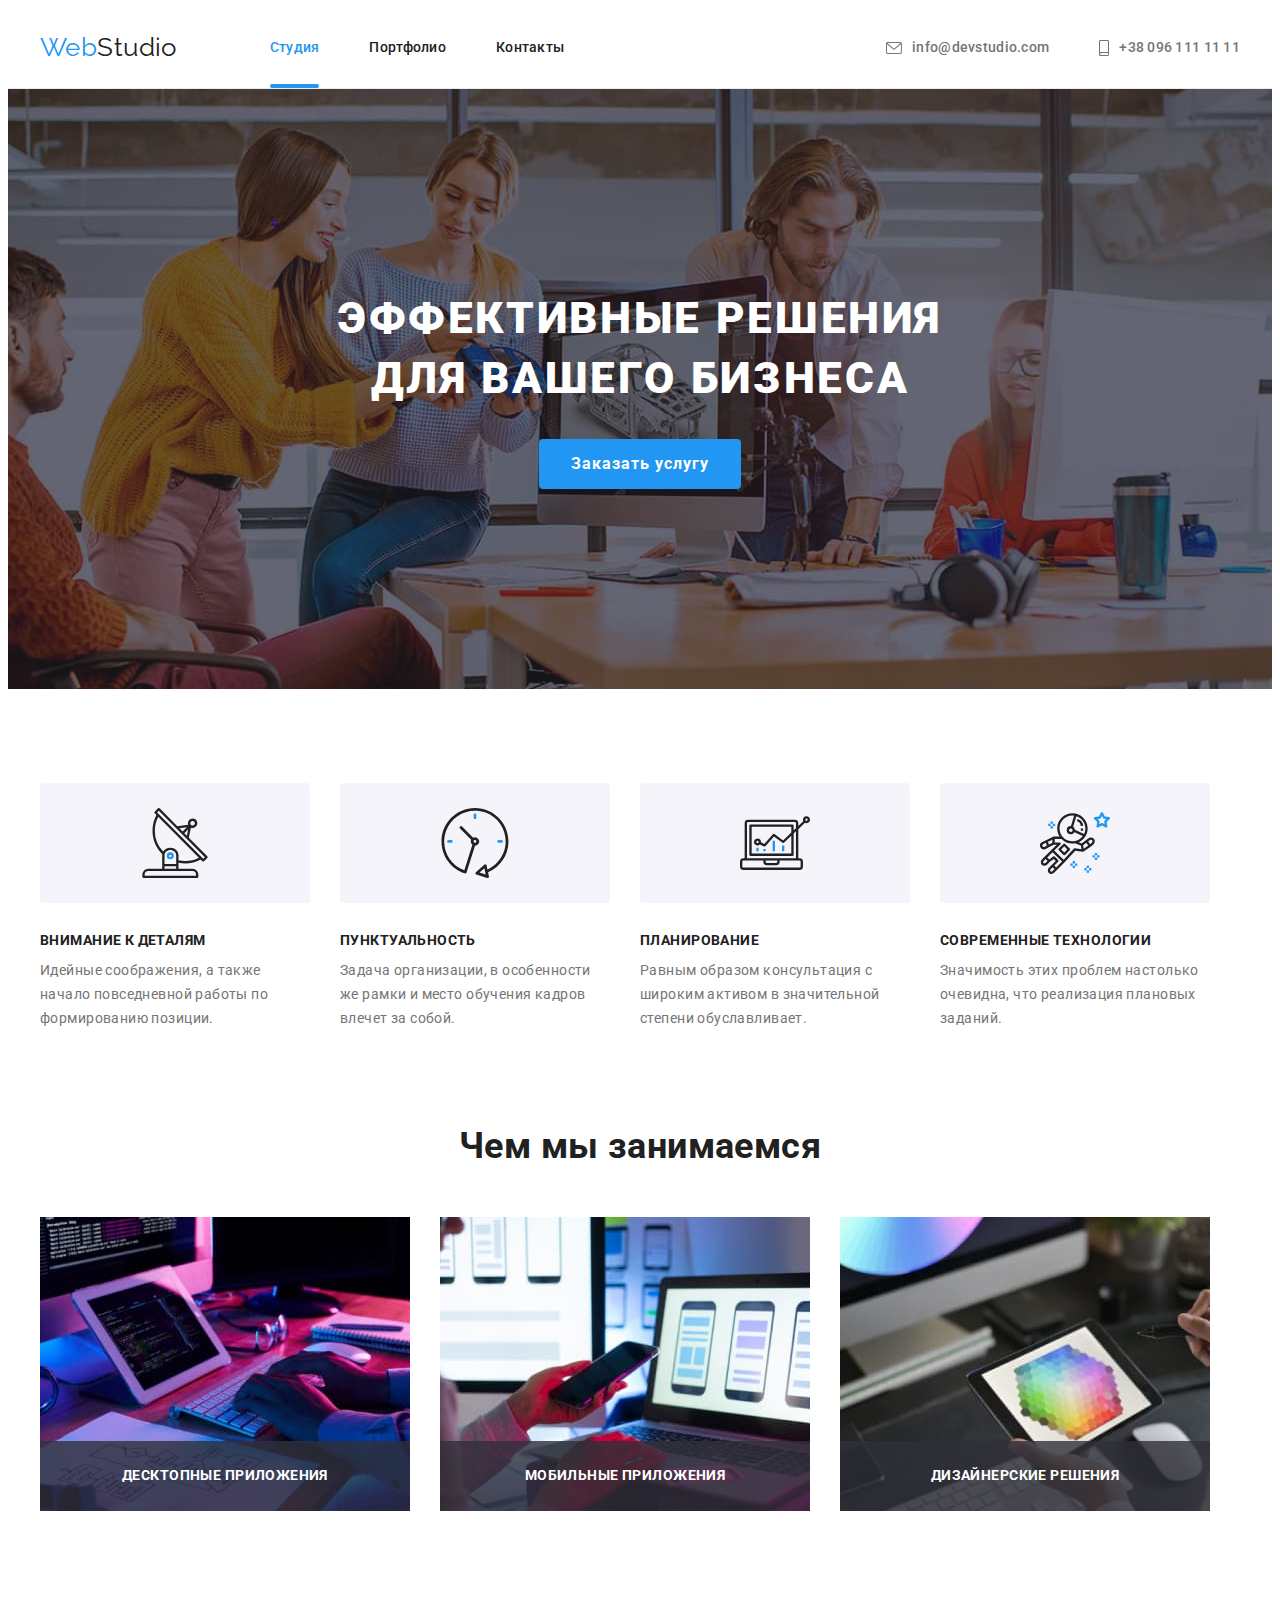
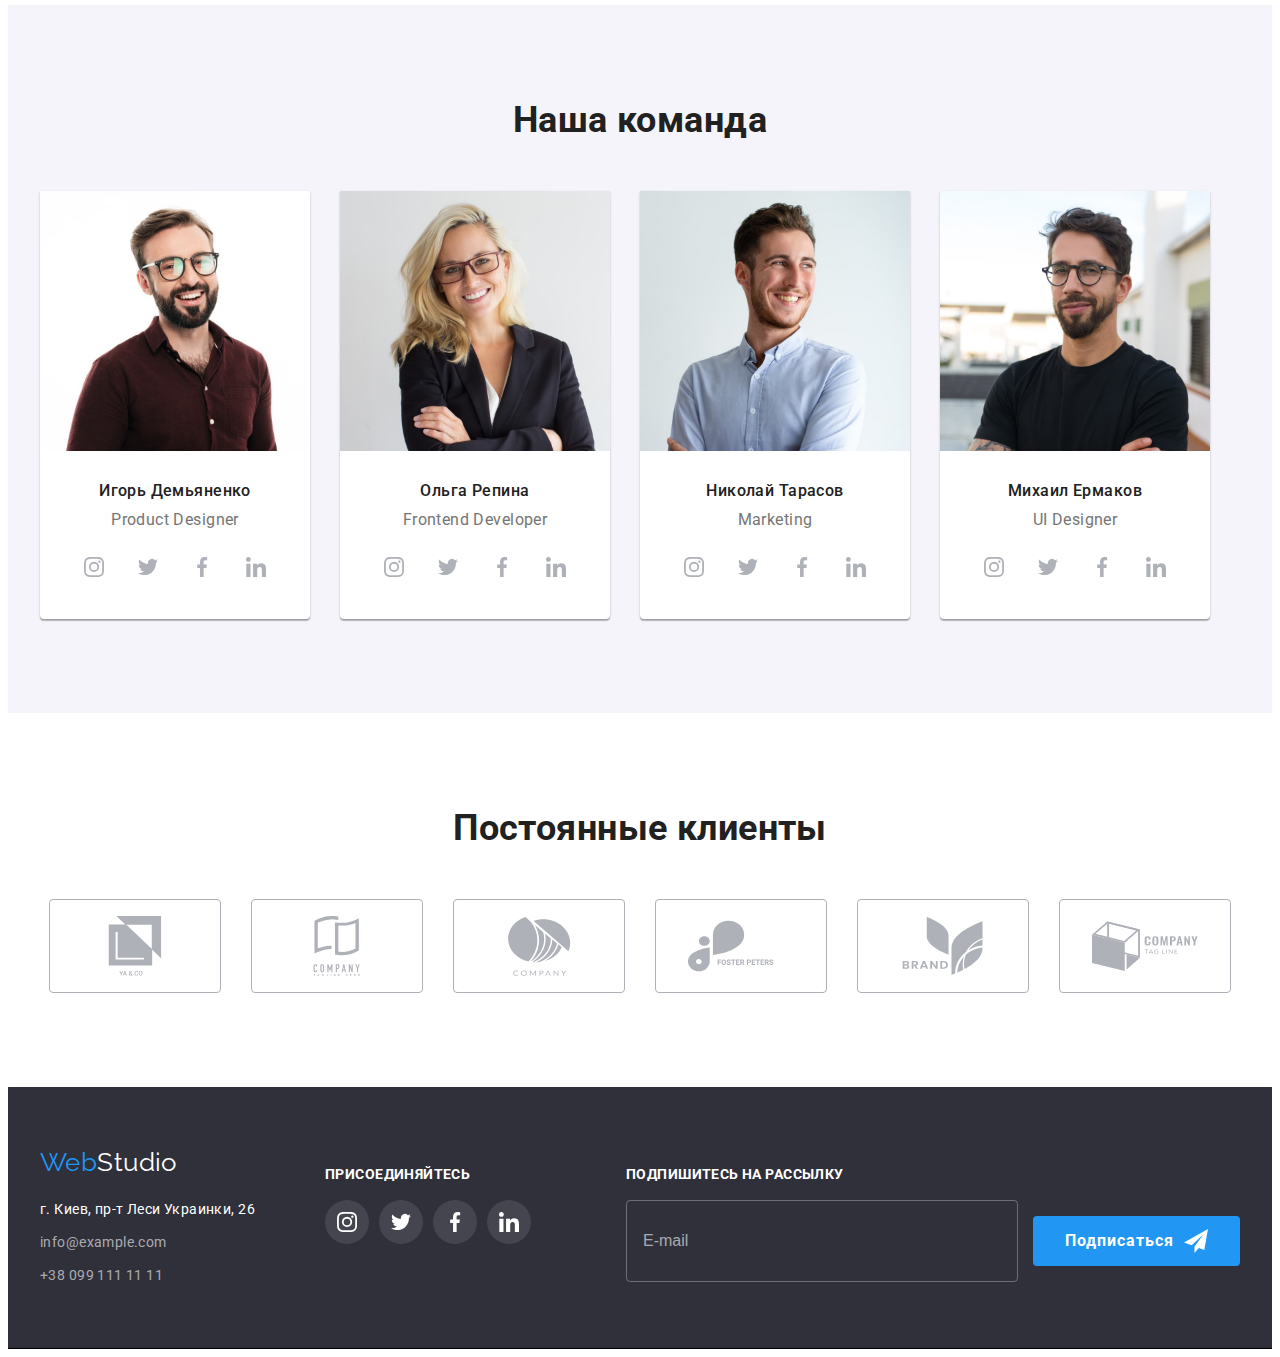
<file: index.html>
<!DOCTYPE html>
<html lang="ru">
  <head>
    <meta charset="UTF-8" />
    <meta http-equiv="X-UA-Compatible" content="IE=edge" />
    <meta name="viewport" content="width=device-width, initial-scale=1.0" />
    <title>Студия</title>
    <link
      href="https://fonts.googleapis.com/css2?family=Raleway:wght@700&family=Roboto:wght@400;500;700;900&display=swap"
      rel="stylesheet"
    />
    <link
      rel="stylesheet"
      href="https://cdnjs.cloudflare.com/ajax/libs/modern-normalize/1.1.0/modern-normalize.min.css"
      integrity="sha512-wpPYUAdjBVSE4KJnH1VR1HeZfpl1ub8YT/NKx4PuQ5NmX2tKuGu6U/JRp5y+Y8XG2tV+wKQpNHVUX03MfMFn9Q=="
      crossorigin="anonymous"
      referrerpolicy="no-referrer"
    />
    <link rel="stylesheet" href="./css/styles.css" />
  </head>
  <body>
    <!--Шапка-->
    <header>
      <div class="container main-nav">
        <a href="./index.html" class="logo"
          ><span class="accent">Web</span>Studio</a
        >
        <nav>
          <ul class="site-nav list">
            <li class="item">
              <a href="./index.html" class="link current">Студия</a>
            </li>
            <li class="item">
              <a href="./portfolio.html" class="link">Портфолио</a>
            </li>
            <li class="item"><a href="" class="link">Контакты</a></li>
          </ul>
        </nav>
        <ul class="contacts-nav list">
          <li class="item">
            <a href="mailto:info@devstudio.com" class="link">
              <svg width="16" height="12" class="icon">
                <use href="./images/symbol-defs.svg#envelope"></use>
              </svg>
              info@devstudio.com
            </a>
          </li>
          <li class="item">
            <a href="tel:+380961111111" class="link">
              <svg width="10" height="16" class="icon">
                <use href="./images/symbol-defs.svg#smartphone"></use>
              </svg>
              +38 096 111 11 11
            </a>
          </li>
        </ul>
      </div>
    </header>
    <main>
      <!--Банер-->
      <div class="overlay">
        <section class="hero">
          <h1 class="title">Эффективные решения для вашего бизнеса</h1>
          <button type="button" class="button" data-modal-open>
            Заказать услугу
          </button>
          <!-- Moдальное окно -->
          <div class="backdrop-hero is-hidden" data-modal>
            <div class="modal-hero">
              <button type="button" class="modal-close" data-modal-close>
                <svg width="18" height="18">
                  <use
                    href="./images/symbol-defs.svg#icon-button-close-black"
                  ></use>
                </svg>
              </button>
              <!-- Форма -->
              <form name="feedback" class="form-feedback">
                <h5 class="feedback-title">
                  Оставьте свои данные, мы вам перезвоним
                </h5>
                <div class="form-group">
                  <div class="form-field">
                    <label for="name" class="form-label"> Имя</label>
                    <span class="icon-input">
                      <input
                        id="name"
                        type="text"
                        name="name"
                        class="form-input"
                      />
                      <span class="icon-form">
                        <svg width="18px" height="18px">
                          <use
                            href="./images/symbol-defs.svg#person-black"
                          ></use>
                        </svg>
                      </span>
                    </span>
                  </div>
                  <div class="form-field">
                    <label for="tel" class="form-label"> Телефон</label>
                    <span class="icon-input">
                      <input
                        id="tel"
                        type="tel"
                        name="tel"
                        class="form-input"
                      />
                      <span class="icon-form">
                        <svg width="18px" height="18px">
                          <use
                            href="./images/symbol-defs.svg#phone-black"
                          ></use>
                        </svg>
                      </span>
                    </span>
                  </div>
                  <div class="form-field">
                    <label for="mail" class="form-label"> Почта</label>
                    <span class="icon-input">
                      <input
                        id="mail"
                        type="mail"
                        name="mail"
                        class="form-input"
                      />
                      <span class="icon-form">
                        <svg width="18px" height="18px">
                          <use
                            href="./images/symbol-defs.svg#email-black"
                          ></use>
                        </svg>
                      </span>
                    </span>
                  </div>
                  <div class="form-field">
                    <label for="comment" class="form-label">
                      Комментарий
                    </label>
                    <textarea
                      id="comment"
                      name="comment"
                      placeholder="Введите текст"
                      class="form-textarea"
                    ></textarea>
                  </div>
                </div>

                <div class="form-group">
                  <label class="form-label-checkbox">
                    <input
                      id="agreement"
                      type="checkbox"
                      value="mailing-agreement"
                      name="mailing-agreement"
                      class="checkbox visually-hidden"
                    />
                    <span class="checkbox-icon">
                      <!-- <svg width="16px" height="15px">
                        <use href="./images/symbol-defs.svg#check-none"></use>
                      </svg> -->
                    </span>
                    Соглашаюсь с рассылкой и принимаю
                    <a href="" class="link">Условия договора</a>
                  </label>
                </div>

                <button type="submit" class="button">Отправить</button>
              </form>
            </div>
          </div>
        </section>
      </div>

      <!--Особенности-->
      <section class="section no-padding-buttom">
        <div class="container">
          <h2 class="section-title visually-hidden">Особенности</h2>
          <ul class="feature list">
            <li class="item">
              <div class="image-top">
                <svg class="icon" width="70" height="70">
                  <use href="./images/symbol-defs.svg#antenna"></use>
                </svg>
              </div>
              <h3 class="title">Внимание к деталям</h3>
              <p class="text">
                Идейные соображения, а также начало повседневной работы по
                формированию позиции.
              </p>
            </li>
            <li class="item">
              <div class="image-top">
                <svg class="icon" width="70" height="70">
                  <use href="./images/symbol-defs.svg#clock"></use>
                </svg>
              </div>
              <h3 class="title">Пунктуальность</h3>
              <p class="text">
                Задача организации, в особенности же рамки и место обучения
                кадров влечет за собой.
              </p>
            </li>
            <li class="item">
              <div class="image-top">
                <svg class="icon" width="70" height="70">
                  <use href="./images/symbol-defs.svg#diagram"></use>
                </svg>
              </div>
              <h3 class="title">Планирование</h3>
              <p class="text">
                Равным образом консультация с широким активом в значительной
                степени обуславливает.
              </p>
            </li>
            <li class="item">
              <div class="image-top">
                <svg class="icon" width="70" height="70">
                  <use href="./images/symbol-defs.svg#astronaut"></use>
                </svg>
              </div>
              <h3 class="title">Современные технологии</h3>
              <p class="text">
                Значимость этих проблем настолько очевидна, что реализация
                плановых заданий.
              </p>
            </li>
          </ul>
        </div>
      </section>
      <!--Чем мы занимаемся-->
      <section class="section">
        <div class="container">
          <h2 class="section-title">Чем мы занимаемся</h2>
          <ul class="work list">
            <li class="item">
              <img
                src="./images/box1.jpg"
                alt="Руки на клавиатуре"
                width="370"
              />
              <h3 class="work-title">Десктопные приложения</h3>
            </li>
            <li class="item">
              <img
                src="./images/box2.jpg"
                alt="Мобильный телефон в руке"
                width="370"
              />
              <h3 class="work-title">Мобильные приложения</h3>
            </li>
            <li class="item">
              <img src="./images/box3.jpg" alt="Планшет в руке" width="370" />
              <h3 class="work-title">Дизайнерские решения</h3>
            </li>
          </ul>
        </div>
      </section>
      <!--Наша команда-->
      <section class="section section-team">
        <div class="container">
          <h2 class="section-title">Наша команда</h2>
          <ul class="team list">
            <li class="item">
              <img
                class="img"
                src="./images/foto1.jpg"
                alt="Фото члена компанды"
                width="270"
              />
              <div class="sign">
                <h3 class="title">Игорь Демьяненко</h3>
                <p lang="en" class="text">Product Designer</p>
              </div>
              <ul class="social list">
                <li class="social-icon">
                  <a href="" class="link">
                    <svg class="icon" width="20" height="20">
                      <use href="./images/symbol-defs.svg#instagram"></use>
                    </svg>
                  </a>
                </li>
                <li class="social-icon">
                  <a href="" class="link">
                    <svg class="icon" width="20" height="20">
                      <use href="./images/symbol-defs.svg#twitter"></use>
                    </svg>
                  </a>
                </li>
                <li class="social-icon">
                  <a href="" class="link">
                    <svg class="icon" width="20" height="20">
                      <use href="./images/symbol-defs.svg#facebook"></use>
                    </svg>
                  </a>
                </li>
                <li class="social-icon">
                  <a href="" class="link">
                    <svg class="icon" width="20" height="20">
                      <use
                        href="./images/symbol-defs.svg#linkedin"
                        width="20"
                        height="20"
                      ></use>
                    </svg>
                  </a>
                </li>
              </ul>
            </li>
            <li class="item">
              <img
                class="img"
                src="./images/foto2.jpg"
                alt="Фото члена компанды"
                width="270"
              />
              <div class="sign">
                <h3 class="title">Ольга Репина</h3>
                <p lang="en" class="text">Frontend Developer</p>
              </div>
              <ul class="social list">
                <li class="social-icon">
                  <a href="" class="link">
                    <svg class="icon" width="20" height="20">
                      <use href="./images/symbol-defs.svg#instagram"></use>
                    </svg>
                  </a>
                </li>
                <li class="social-icon">
                  <a href="" class="link">
                    <svg class="icon" width="20" height="20">
                      <use href="./images/symbol-defs.svg#twitter"></use>
                    </svg>
                  </a>
                </li>
                <li class="social-icon">
                  <a href="" class="link">
                    <svg class="icon" width="20" height="20">
                      <use href="./images/symbol-defs.svg#facebook"></use>
                    </svg>
                  </a>
                </li>
                <li class="social-icon">
                  <a href="" class="link">
                    <svg class="icon" width="20" height="20">
                      <use
                        href="./images/symbol-defs.svg#linkedin"
                        width="20"
                        height="20"
                      ></use>
                    </svg>
                  </a>
                </li>
              </ul>
            </li>
            <li class="item">
              <img
                class="img"
                src="./images/foto3.jpg"
                alt="Фото члена компанды"
                width="270"
              />
              <div class="sign">
                <h3 class="title">Николай Тарасов</h3>
                <p lang="en" class="text">Marketing</p>
              </div>
              <ul class="social list">
                <li class="social-icon">
                  <a href="" class="link">
                    <svg class="icon" width="20" height="20">
                      <use href="./images/symbol-defs.svg#instagram"></use>
                    </svg>
                  </a>
                </li>
                <li class="social-icon">
                  <a href="" class="link">
                    <svg class="icon" width="20" height="20">
                      <use href="./images/symbol-defs.svg#twitter"></use>
                    </svg>
                  </a>
                </li>
                <li class="social-icon">
                  <a href="" class="link">
                    <svg class="icon" width="20" height="20">
                      <use href="./images/symbol-defs.svg#facebook"></use>
                    </svg>
                  </a>
                </li>
                <li class="social-icon">
                  <a href="" class="link">
                    <svg class="icon" width="20" height="20">
                      <use
                        href="./images/symbol-defs.svg#linkedin"
                        width="20"
                        height="20"
                      ></use>
                    </svg>
                  </a>
                </li>
              </ul>
            </li>
            <li class="item">
              <img
                class="img"
                src="./images/foto4.jpg"
                alt="Фото члена компанды"
                width="270"
              />
              <div class="sign">
                <h3 class="title">Михаил Ермаков</h3>
                <p lang="en" class="text">UI Designer</p>
              </div>
              <ul class="social list">
                <li class="social-icon">
                  <a href="" class="link">
                    <svg class="icon" width="20" height="20">
                      <use href="./images/symbol-defs.svg#instagram"></use>
                    </svg>
                  </a>
                </li>
                <li class="social-icon">
                  <a href="" class="link">
                    <svg class="icon" width="20" height="20">
                      <use href="./images/symbol-defs.svg#twitter"></use>
                    </svg>
                  </a>
                </li>
                <li class="social-icon">
                  <a href="" class="link">
                    <svg class="icon" width="20" height="20">
                      <use href="./images/symbol-defs.svg#facebook"></use>
                    </svg>
                  </a>
                </li>
                <li class="social-icon">
                  <a href="" class="link">
                    <svg class="icon" width="20" height="20">
                      <use
                        href="./images/symbol-defs.svg#linkedin"
                        width="20"
                        height="20"
                      ></use>
                    </svg>
                  </a>
                </li>
              </ul>
            </li>
          </ul>
        </div>
      </section>
      <!-- Постоянные клиенты -->
      <section class="section">
        <div class="container">
          <h2 class="section-title">Постоянные клиенты</h2>
          <ul class="clients list">
            <li class="item">
              <a href="" class="link">
                <svg class="client" width="106" height="60">
                  <use href="./images/symbol-defs.svg#group1"></use>
                </svg>
              </a>
            </li>
            <li class="item">
              <a href="" class="link">
                <svg class="client" width="106" height="60">
                  <use href="./images/symbol-defs.svg#group2"></use>
                </svg>
              </a>
            </li>
            <li class="item">
              <a href="" class="link">
                <svg class="client" width="106" height="60">
                  <use href="./images/symbol-defs.svg#group3"></use>
                </svg>
              </a>
            </li>
            <li class="item">
              <a href="" class="link">
                <svg class="client" width="106" height="60">
                  <use href="./images/symbol-defs.svg#group4"></use>
                </svg>
              </a>
            </li>
            <li class="item">
              <a href="" class="link">
                <svg class="client" width="106" height="60">
                  <use href="./images/symbol-defs.svg#group5"></use>
                </svg>
              </a>
            </li>
            <li class="item">
              <a href="" class="link">
                <svg class="client" width="106" height="60">
                  <use href="./images/symbol-defs.svg#group6"></use>
                </svg>
              </a>
            </li>
          </ul>
        </div>
      </section>
    </main>
    <!--Футер-->
    <footer class="footer">
      <div class="container">
        <!-- Контакты -->
        <div class="footer-contacts">
          <a href="./index.html" class="logo light"
            ><span class="accent">Web</span>Studio</a
          >
          <address>
            <ul class="contacts-footer list">
              <li class="item">
                <a
                  href="https://goo.gl/maps/cesCJTmTSkGWiCj49"
                  target="_blank"
                  rel="noopener noreferrer"
                  class="map link"
                  >г. Киев, пр-т Леси Украинки, 26</a
                >
              </li>
              <li class="item">
                <a href="mailto:info@example.com" class="link"
                  >info@example.com</a
                >
              </li>
              <li class="item">
                <a href="tel:+380991111111" class="link">+38 099 111 11 11</a>
              </li>
            </ul>
          </address>
        </div>
        <!-- Присоединяйтесь -->
        <div class="social-footer">
          <h4 class="title">присоединяйтесь</h4>
          <ul class="social list">
            <li class="social-icon">
              <a href="" class="link">
                <svg class="icon" width="20" height="20">
                  <use href="./images/symbol-defs.svg#instagram"></use>
                </svg>
              </a>
            </li>
            <li class="social-icon">
              <a href="" class="link">
                <svg class="icon" width="20" height="20">
                  <use href="./images/symbol-defs.svg#twitter"></use>
                </svg>
              </a>
            </li>
            <li class="social-icon">
              <a href="" class="link">
                <svg class="icon" width="20" height="20">
                  <use href="./images/symbol-defs.svg#facebook"></use>
                </svg>
              </a>
            </li>
            <li class="social-icon">
              <a href="" class="link">
                <svg class="icon" width="20" height="20">
                  <use href="./images/symbol-defs.svg#linkedin"></use>
                </svg>
              </a>
            </li>
          </ul>
        </div>
        <!--Подписка на рассылку в футере-->
        <div class="subscription-footer">
          <h4 class="title">Подпишитесь на рассылку</h4>
          <form name="subscription" class="form-subscription">
            <input
              type="mail"
              name="mail"
              placeholder="E-mail"
              class="form-input"
            />
            <button type="submit" class="button">
              Подписаться
              <svg class="icon" width="24px" height="24px">
                <use href="./images/symbol-defs.svg#icon-icon-send-1"></use>
              </svg>
            </button>
          </form>
        </div>
      </div>
    </footer>
    <script src="./js/modal.js"></script>
  </body>
</html>
</file>
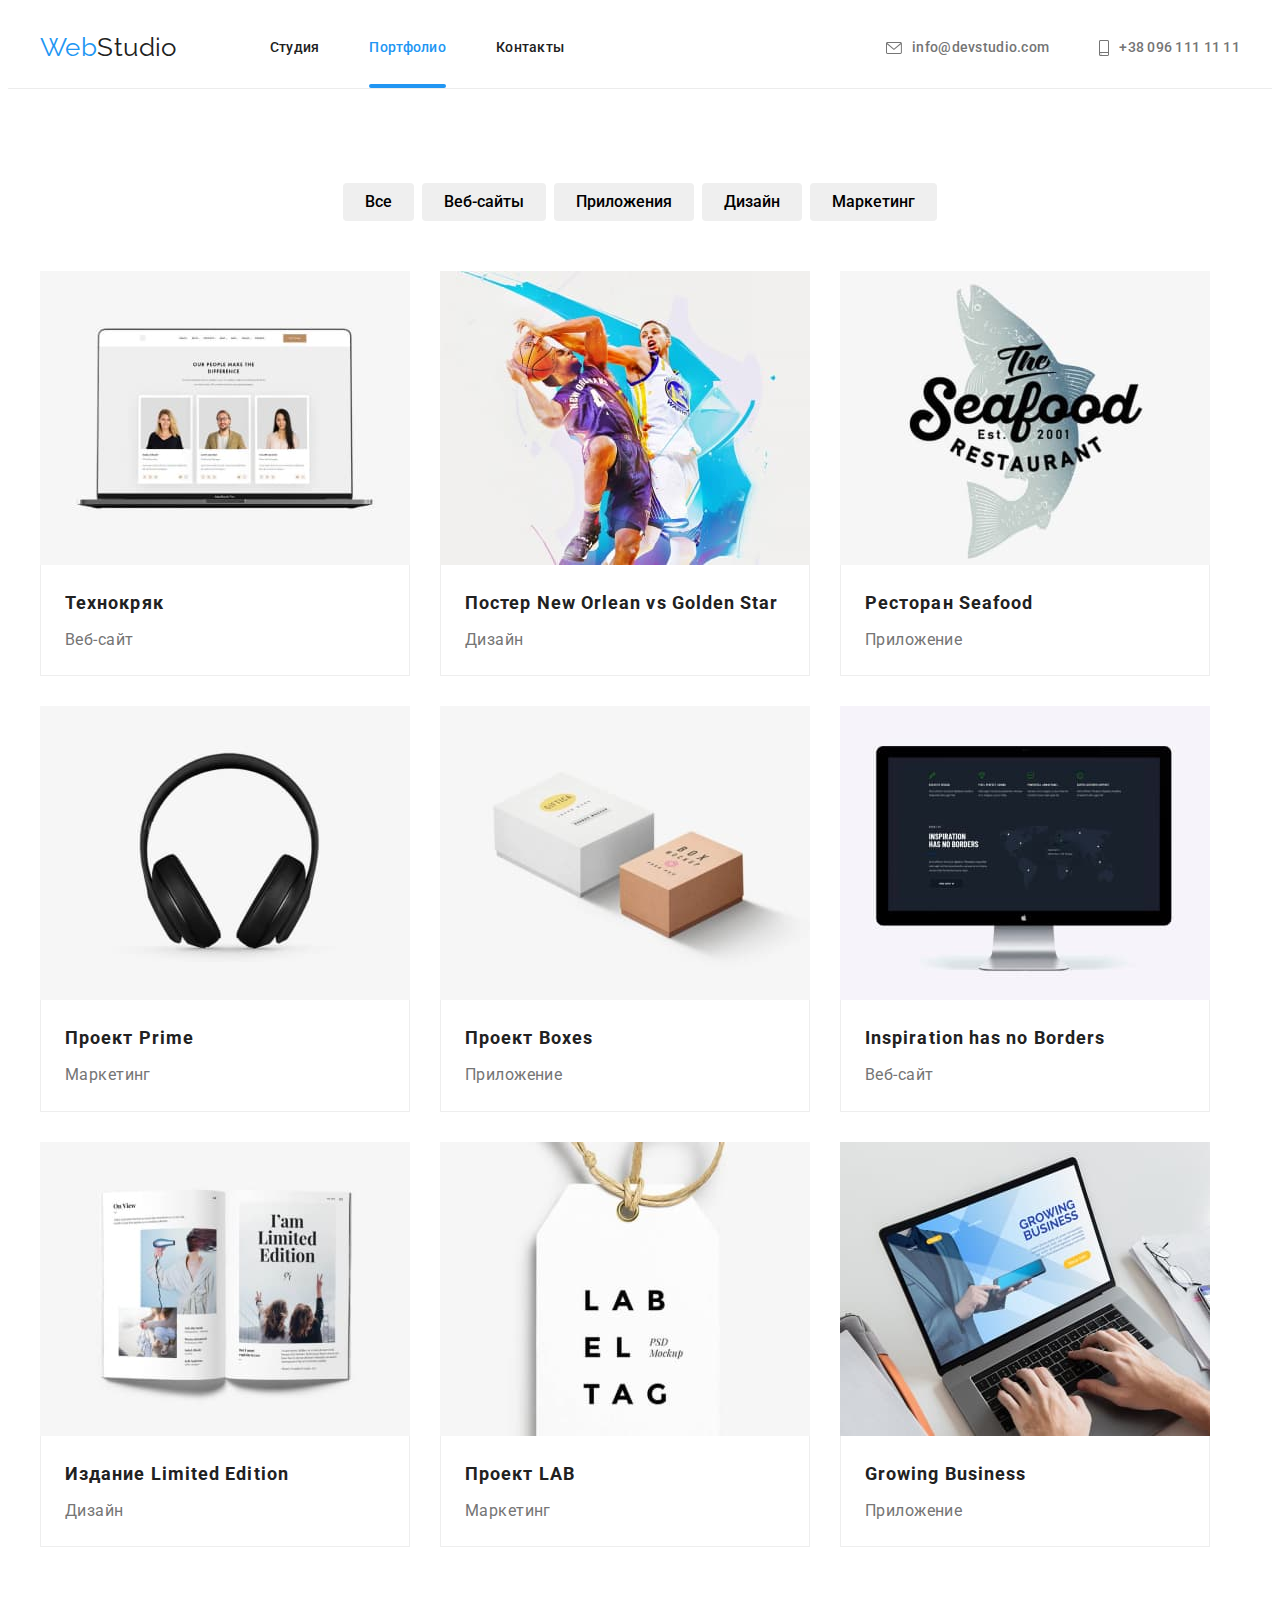
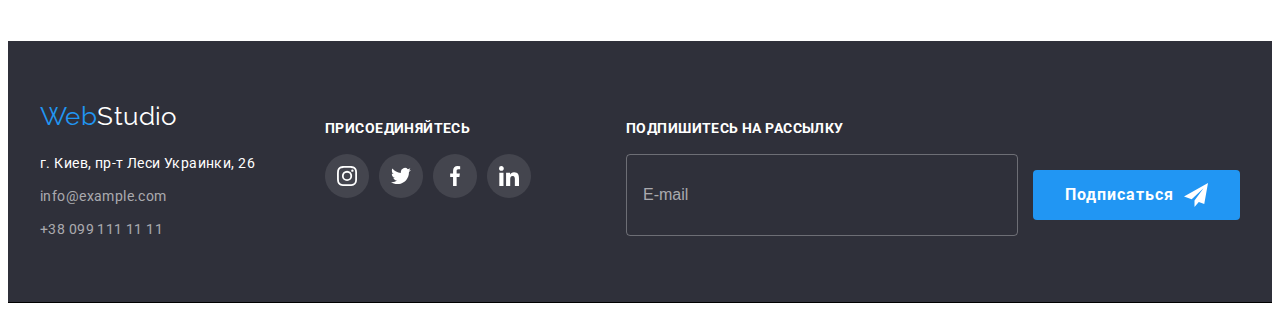
<file: portfolio.html>
<!DOCTYPE html>
<html lang="ru">
  <head>
    <meta charset="UTF-8" />
    <meta http-equiv="X-UA-Compatible" content="IE=edge" />
    <meta name="viewport" content="width=device-width, initial-scale=1.0" />
    <title>Портфолио</title>
    <link
      href="https://fonts.googleapis.com/css2?family=Raleway:wght@700&family=Roboto:wght@400;500;700;900&display=swap"
      rel="stylesheet"
    />
    <link
      rel="stylesheet"
      href="https://cdnjs.cloudflare.com/ajax/libs/modern-normalize/1.1.0/modern-normalize.min.css"
      integrity="sha512-wpPYUAdjBVSE4KJnH1VR1HeZfpl1ub8YT/NKx4PuQ5NmX2tKuGu6U/JRp5y+Y8XG2tV+wKQpNHVUX03MfMFn9Q=="
      crossorigin="anonymous"
      referrerpolicy="no-referrer"
    />
    <link rel="stylesheet" href="./css/styles.css" />
  </head>
  <body>
    <!--Шапка-->
    <header>
      <div class="container main-nav">
        <a href="./index.html" class="logo"
          ><span class="accent">Web</span>Studio</a
        >
        <nav>
          <ul class="site-nav list">
            <li class="item">
              <a href="./index.html" class="link">Студия</a>
            </li>
            <li class="item">
              <a href="./portfolio.html" class="link current">Портфолио</a>
            </li>
            <li class="item"><a href="" class="link">Контакты</a></li>
          </ul>
        </nav>
        <ul class="contacts-nav list">
          <li class="item">
            <a href="mailto:info@devstudio.com" class="link">
              <svg width="16" height="12" class="icon">
                <use href="./images/symbol-defs.svg#envelope"></use>
              </svg>
              info@devstudio.com
            </a>
          </li>
          <li class="item">
            <a href="tel:+380961111111" class="link">
              <svg width="10" height="16" class="icon">
                <use href="./images/symbol-defs.svg#smartphone"></use>
              </svg>
              +38 096 111 11 11
            </a>
          </li>
        </ul>
      </div>
    </header>
    <main>
      <section class="section">
        <div class="container">
          <!-- Фильтр -->
          <h1 class="section-title visually-hidden">Портфолио</h1>
          <ul class="filter list">
            <li class="item">
              <button type="button" class="button">Все</button>
            </li>
            <li class="item">
              <button type="button" class="button">Веб-сайты</button>
            </li>
            <li class="item">
              <button type="button" class="button">Приложения</button>
            </li>
            <li class="item">
              <button type="button" class="button">Дизайн</button>
            </li>
            <li class="item">
              <button type="button" class="button">Маркетинг</button>
            </li>
          </ul>

          <!-- Портфолио -->
          <ul class="cards list">
            <li class="card">
              <a href="" class="link">
                <div class="card-img">
                  <img
                    class="img"
                    src="./images/portfolio1.jpg"
                    alt="Веб-сайт на экране ноутбука"
                    width="370"
                    height="294"
                  />
                  <div class="card-overlay">
                    Ресурс предлагает комплексные предложения с разным уровнем
                    функционала и сервисов. Все это позволит посетителю получить
                    исчерпывающие сведения о компании или частном лице.
                  </div>
                </div>

                <div class="sign">
                  <h2 class="title">Технокряк</h2>
                  <p class="text">Веб-сайт</p>
                </div>
              </a>
            </li>
            <li class="card">
              <a href="" class="link">
                <div class="card-img">
                  <img
                    class="img"
                    src="./images/portfolio2.jpg"
                    alt="Постер баскетболистов в процессе игры"
                    width="370"
                    height="294"
                  />
                  <div class="card-overlay">
                    Ресурс предлагает комплексные предложения с разным уровнем
                    функционала и сервисов. Все это позволит посетителю получить
                    исчерпывающие сведения о компании или частном лице.
                  </div>
                </div>

                <div class="sign">
                  <h2 class="title">Постер New Orlean vs Golden Star</h2>
                  <p class="text">Дизайн</p>
                </div>
              </a>
            </li>
            <li class="card">
              <a href="" class="link">
                <div class="card-img">
                  <img
                    class="img"
                    src="./images/portfolio3.jpg"
                    alt="Логотип ресторана"
                    width="370"
                    height="294"
                  />
                  <div class="card-overlay">
                    Ресурс предлагает комплексные предложения с разным уровнем
                    функционала и сервисов. Все это позволит посетителю получить
                    исчерпывающие сведения о компании или частном лице.
                  </div>
                </div>

                <div class="sign">
                  <h2 class="title">Ресторан Seafood</h2>
                  <p class="text">Приложение</p>
                </div>
              </a>
            </li>
            <li class="card">
              <a href="" class="link">
                <div class="card-img">
                  <img
                    class="img"
                    src="./images/portfolio4.jpg"
                    alt="Наушники"
                    width="370"
                    height="294"
                  />
                  <div class="card-overlay">
                    Ресурс предлагает комплексные предложения с разным уровнем
                    функционала и сервисов. Все это позволит посетителю получить
                    исчерпывающие сведения о компании или частном лице.
                  </div>
                </div>

                <div class="sign">
                  <h2 class="title">Проект Prime</h2>
                  <p class="text">Маркетинг</p>
                </div>
              </a>
            </li>
            <li class="card">
              <a href="" class="link">
                <div class="card-img">
                  <img
                    class="img"
                    src="./images/portfolio5.jpg"
                    alt="Упаковочные картонные коробки"
                    width="370"
                    height="294"
                  />
                  <div class="card-overlay">
                    Ресурс предлагает комплексные предложения с разным уровнем
                    функционала и сервисов. Все это позволит посетителю получить
                    исчерпывающие сведения о компании или частном лице.
                  </div>
                </div>

                <div class="sign">
                  <h2 class="title">Проект Boxes</h2>
                  <p class="text">Приложение</p>
                </div>
              </a>
            </li>
            <li class="card">
              <a href="" class="link">
                <div class="card-img">
                  <img
                    class="img"
                    src="./images/portfolio6.jpg"
                    alt="Веб-сайт на экране монитора"
                    width="370"
                    height="294"
                  />
                  <div class="card-overlay">
                    Ресурс предлагает комплексные предложения с разным уровнем
                    функционала и сервисов. Все это позволит посетителю получить
                    исчерпывающие сведения о компании или частном лице.
                  </div>
                </div>

                <div class="sign">
                  <h2 class="title">Inspiration has no Borders</h2>
                  <p class="text">Веб-сайт</p>
                </div>
              </a>
            </li>
            <li class="card">
              <a href="" class="link">
                <div class="card-img">
                  <img
                    class="img"
                    src="./images/portfolio7.jpg"
                    alt="Равертка журнала"
                    width="370"
                    height="294"
                  />
                  <div class="card-overlay">
                    Ресурс предлагает комплексные предложения с разным уровнем
                    функционала и сервисов. Все это позволит посетителю получить
                    исчерпывающие сведения о компании или частном лице.
                  </div>
                </div>

                <div class="sign">
                  <h2 class="title">Издание Limited Edition</h2>
                  <p class="text">Дизайн</p>
                </div>
              </a>
            </li>
            <li class="card">
              <a href="" class="link">
                <div class="card-img">
                  <img
                    class="img"
                    src="./images/portfolio8.jpg"
                    alt="Бирка"
                    width="370"
                    height="294"
                  />
                  <div class="card-overlay">
                    Ресурс предлагает комплексные предложения с разным уровнем
                    функционала и сервисов. Все это позволит посетителю получить
                    исчерпывающие сведения о компании или частном лице.
                  </div>
                </div>

                <div class="sign">
                  <h2 class="title">Проект LAB</h2>
                  <p class="text">Маркетинг</p>
                </div>
              </a>
            </li>
            <li class="card">
              <a href="" class="link">
                <div class="card-img">
                  <img
                    class="img"
                    src="./images/portfolio9.jpg"
                    alt="Руки на клавиатуре ноутбука"
                    width="370"
                    height="294"
                  />
                  <div class="card-overlay">
                    Ресурс предлагает комплексные предложения с разным уровнем
                    функционала и сервисов. Все это позволит посетителю получить
                    исчерпывающие сведения о компании или частном лице.
                  </div>
                </div>

                <div class="sign">
                  <h2 class="title">Growing Business</h2>
                  <p class="text">Приложение</p>
                </div>
              </a>
            </li>
          </ul>
        </div>
      </section>
    </main>

    <!--Футер-->
    <footer class="footer">
      <div class="container">
        <!-- Контакты -->
        <div class="footer-contacts">
          <a href="./index.html" class="logo light"
            ><span class="accent">Web</span>Studio</a
          >
          <address>
            <ul class="contacts-footer list">
              <li class="item">
                <a
                  href="https://goo.gl/maps/cesCJTmTSkGWiCj49"
                  target="_blank"
                  rel="noopener noreferrer"
                  class="map link"
                  >г. Киев, пр-т Леси Украинки, 26</a
                >
              </li>
              <li class="item">
                <a href="mailto:info@example.com" class="link"
                  >info@example.com</a
                >
              </li>
              <li class="item">
                <a href="tel:+380991111111" class="link">+38 099 111 11 11</a>
              </li>
            </ul>
          </address>
        </div>
        <!-- Присоединяйтесь -->
        <div class="social-footer">
          <h4 class="title">присоединяйтесь</h4>
          <ul class="social list">
            <li class="social-icon">
              <a href="" class="link">
                <svg class="icon" width="20" height="20">
                  <use href="./images/symbol-defs.svg#instagram"></use>
                </svg>
              </a>
            </li>
            <li class="social-icon">
              <a href="" class="link">
                <svg class="icon" width="20" height="20">
                  <use href="./images/symbol-defs.svg#twitter"></use>
                </svg>
              </a>
            </li>
            <li class="social-icon">
              <a href="" class="link">
                <svg class="icon" width="20" height="20">
                  <use href="./images/symbol-defs.svg#facebook"></use>
                </svg>
              </a>
            </li>
            <li class="social-icon">
              <a href="" class="link">
                <svg class="icon" width="20" height="20">
                  <use href="./images/symbol-defs.svg#linkedin"></use>
                </svg>
              </a>
            </li>
          </ul>
        </div>
        <!--Подписка на рассылку в футере-->
        <div class="subscription-footer">
          <h4 class="title">Подпишитесь на рассылку</h4>
          <form name="subscription" class="form-subscription">
            <input
              type="mail"
              name="mail"
              placeholder="E-mail"
              class="form-input"
            />
            <button type="submit" class="button">
              Подписаться
              <svg class="icon" width="24px" height="24px">
                <use href="./images/symbol-defs.svg#icon-icon-send-1"></use>
              </svg>
            </button>
          </form>
        </div>
      </div>
    </footer>
  </body>
</html>
</file>
<file: css/styles.css>
:root {
  --primary-text-color: #757575;
  --second-text-color: #212121;
  --third-text-color: rgba(255, 255, 255, 0.6);
  --contrast-text-color: #ffffff;
  --primary-bg-color: #ffffff;
  --second-bg-color: #2f303a;
  --htird-bg-color: #f5f4fa;
  --icon-color: #afb1b8;
  --accent-color: #2196f3;
  --transition-cubic: cubic-bezier(0.4, 0, 0.2, 1);
}

body {
  color: var(--primary-text-color);
  background-color: var(--primary-bg-color);
  font-family: "Roboto", sans-serif;
  letter-spacing: 0.03em;
  font-size: 14px;
}

header {
  border-bottom: 1px solid #ececec;
}

img {
  display: block;
}

.accent {
  color: var(--accent-color);
}
/* Контейнер для контента сайта */

.container {
  width: 1200px;
  padding-left: 15px;
  padding-right: 15px;
  margin-left: auto;
  margin-right: auto;
}

/* Сбросить маркеты у списков */
.list {
  margin: 0;
  padding: 0;
  list-style: none;
}

/* скріть визуально */
.visually-hidden {
  position: absolute;
  width: 1px;
  height: 1px;
  margin: -1px;
  border: 0;
  padding: 0;

  white-space: nowrap;
  clip-path: inset(100%);
  clip: rect(0 0 0 0);
  overflow: hidden;
}

/* Логотип */
.logo {
  font-family: "Raleway", sans-serif;
  color: var(--second-text-color);
  font-size: 26px;
  line-height: 1.2;
  text-decoration: none;
}

/* Шапка сайта */
.main-nav {
  display: flex;
  align-items: center;
}
.site-nav {
  display: flex;
  margin-left: 93px;
}
.site-nav .item {
  margin-right: 50px;
}
.site-nav .item:last-child {
  margin-right: 0;
}
.site-nav .link {
  position: relative;
  display: block;
  padding-top: 32px;
  padding-bottom: 32px;

  font-weight: 500;
  line-height: 1.14;
  letter-spacing: 0.02em;
  text-decoration: none;
  color: var(--second-text-color);
  transition: color 250ms var(--transition-cubic);
}

.site-nav .link:hover,
.site-nav .link:focus {
  color: var(--accent-color);
}

.site-nav .link.current::after {
  position: absolute;
  bottom: 0;
  left: 0;
  content: "";
  display: block;
  width: 100%;
  height: 4px;

  background-color: var(--accent-color);
  border-radius: 2px;
}

.contacts-nav {
  display: flex;
  margin-left: auto;
}
.contacts-nav .item {
  margin-right: 50px;
}
.contacts-nav .item:last-child {
  margin-right: 0;
}

.contacts-nav .link {
  display: inline-flex;
  align-items: center;
  padding-top: 32px;
  padding-bottom: 32px;
  font-weight: 500;
  line-height: 1.14;
  letter-spacing: 0.02em;
  text-decoration: none;
  color: var(--primary-text-color);

  transition: color 250ms var(--transition-cubic);
}

.site-nav .link.current {
  color: var(--accent-color);
}

.contacts-nav .link:hover,
.contacts-nav .link:focus {
  color: var(--accent-color);
}
.contacts-nav .icon {
  margin-right: 10px;
  fill: currentColor;
}

/* Баннер */
.overlay {
  max-width: 1600px;
  height: 600px;
  margin-left: auto;
  margin-right: auto;
  background-position: center;

  background-color: #c4c4c4;
  background-image: linear-gradient(
      to left,
      rgba(47, 48, 58, 0.4),
      rgba(47, 48, 58, 0.4)
    ),
    url(../images/banner.jpg);
}

.hero {
  text-align: center;
  padding-top: 200px;
  padding-bottom: 200px;
}
.hero .title {
  font-weight: 900;
  font-size: 44px;
  line-height: 1.36;
  max-width: 696px;
  letter-spacing: 0.06em;
  text-transform: uppercase;
  color: var(--contrast-text-color);
  margin-top: 0;
  margin-bottom: 30px;
  margin-left: auto;
  margin-right: auto;
}
.hero .button,
.footer .button {
  display: inline-flex;
  align-items: center;
  justify-content: center;

  font-family: inherit;
  font-weight: 700;
  font-size: 16px;
  line-height: 1.88;
  letter-spacing: 0.06em;
  align-items: center;
  text-align: center;
  cursor: pointer;
  padding: 10px 32px;
  border-radius: 4px;
  border: none;
  color: var(--contrast-text-color);
  background-color: var(--accent-color);
}

.hero .button:hover,
.hero .button:focus,
.footer .button:hover,
.footer .button:focus {
  box-shadow: 0px 4px 4px rgba(0, 0, 0, 0.15);
}

.backdrop-hero {
  position: fixed;
  top: 0;
  left: 0;
  width: 100%;
  height: 100%;
  z-index: 1;

  background-color: rgba(0, 0, 0, 0.2);

  opacity: 1;
  transform: scaleX(100%);

  transition: opacity 250ms var(--transition-cubic),
    transform 250ms var(--transition-cubic);
}

.backdrop-hero.is-hidden {
  pointer-events: none;
  /* visibility: hidden; */

  opacity: 0;
  transform: scaleX(0);
}

.modal-hero {
  position: absolute;
  top: 50%;
  left: 50%;
  width: 528px;
  height: 581px;
  transform: translate(-50%, -50%);

  background-color: var(--primary-bg-color);
}

.modal-close {
  position: absolute;
  top:0;
  right: 0;
  display: flex;
  justify-content: center;
  align-items: center;

  margin: 8px;
  width: 30px;
  height: 30px;
  border: 1px solid rgba(0, 0, 0, 0.1);
  border-radius: 50%;
  background-color: transparent;

  transition: fill 250ms var(--transition-cubic);
}

.modal-close:hover {
  fill: var(--accent-color);
}


/* Форма модального окна */
.form-feedback {
  max-width: 100%;
  height: 100%;
  padding: 40px;
}

.form-feedback .feedback-title {
  margin: 0;
  margin-bottom: 12px;
  font-size: 20px;
  line-height: 1.15;
  color: var(--second-text-color);

}

.form-feedback .form-group {
  margin-bottom: 20px;
}

.form-feedback .form-field {
  display: flex;
  flex-direction: column;
  margin-bottom: 10px;
  

}

.form-feedback .form-textarea {
  padding: 12px 16px;
  width: 100%;
  min-height: 120px;
  resize: none;

  border: 1px solid rgba(33, 33, 33, 0.2);
  border-radius: 4px;

  transition: border 250ms var(--transition-cubic);
}

.form-feedback .form-textarea::placeholder {
  color: rgba(117, 117, 117, 0.5);

}



.form-feedback .form-label {
  text-align: left;
    font-size: 12px;
    letter-spacing: 0.01em;
    line-height: 1.2;
  margin-bottom: 4px;
}

.form-feedback .form-input {
padding: 12px 12px 12px 42px;
border: 1px solid rgba(33, 33, 33, 0.2);
border-radius: 4px;
width: 100%;
height: 40px;

transition: border 250ms var(--transition-cubic);
}


.form-feedback .form-input:focus,
.form-feedback .form-textarea:focus
 {
  outline: none;
  border: 1px solid var(--accent-color);
}


.form-feedback .icon-form {
  display: flex;
  justify-content: center;
  align-items: center;
  width: 18px;
  height: 18px;
}

.form-field .icon-input {
  position: relative;
}

.form-input+.icon-form {
position: absolute;
top:50%;
left: 12px;
transform: translateY(-50%);

transition: fill 250ms var(--transition-cubic);
}

.form-input:focus+.icon-form {
  fill: var(--accent-color);
}

.form-feedback .form-label-checkbox{
  display: flex;
  align-items: center;
  justify-content: center;
line-height: 1.7;
}



.form-feedback .checkbox-icon {
  display: inline-block;
  width: 16px;
  height: 15px;
  margin-right: 8.38px;
  background-image: url(../images/check-none.svg);

  transition: background-image 250ms var(--transition-cubic);
}

.form-feedback .checkbox:checked + .checkbox-icon {
  background-image:url(../images/check.svg);

}



.form-feedback .link {
  text-decoration: none;
  color: var(--accent-color);
  text-decoration-line: underline;
}

.form-feedback .button {
  position: absolute;
  bottom: 40px;
  left: 35%;
}






/* Секции общие параметры */
.section {
  padding-top: 94px;
  padding-bottom: 94px;
}

.section.no-padding-buttom {
  padding-bottom: 0;
}

.section-title {
  font-weight: 700;
  font-size: 36px;
  line-height: 1.17;
  text-align: center;
  color: var(--second-text-color);
  margin-top: 0;
  margin-bottom: 50px;
}

/* Особенности */
.feature {
  display: flex;
  flex-wrap: wrap;
}
.feature .item {
  width: 270px;
}

.feature .item:not(:nth-child(4n)) {
  margin-right: 30px;
}

.feature .image-top {
  display: flex;
  justify-content: center;
  align-items: center;
  height: 120px;
  margin-bottom: 30px;
  border-radius: 4px;
  background-color: var(--htird-bg-color);
}

.feature .title {
  font-size: 14px;
  font-weight: 700;
  line-height: 1.14;
  text-transform: uppercase;
  color: var(--second-text-color);
  margin-top: 0;
  margin-bottom: 10px;
}
.feature .text {
  line-height: 1.71;
  margin-top: 0;
  margin-bottom: 0;
}

/* Чем мы занимаемся */
.work {
  display: flex;
  flex-wrap: wrap;
}
.work .item {
  position: relative;
  width: 370px;
}
.work .item:not(:nth-child(3n)) {
  margin-right: 30px;
}

.work-title {
  position: absolute;
  bottom: 0;
  left: 0;

  display: inline-flex;
  height: 70px;
  width: 100%;
  align-items: center;
  justify-content: center;
  background-color: rgba(47, 48, 58, 0.8);

  font-weight: 700;
  font-size: 14px;
  line-height: 1.14;
  letter-spacing: 0.03em;
  text-transform: uppercase;

  color: var(--contrast-text-color);
  margin: 0;
}

/* Наша команда */
.section-team {
  background-color: var(--htird-bg-color);
}
.team {
  display: flex;
  flex-wrap: wrap;
}
.team .item {
  width: 270px;
  background-color: var(--primary-bg-color);
  border-radius: 0px 0px 4px 4px;
  box-shadow: 0px 1px 3px rgba(0, 0, 0, 0.12), 0px 1px 1px rgba(0, 0, 0, 0.14),
    0px 2px 1px rgba(0, 0, 0, 0.2);
}
.team .item:not(:nth-child(4n)) {
  margin-right: 30px;
}

.team .sign {
  padding-top: 30px;
  padding-bottom: 16px;
}
.team .title {
  font-weight: 500;
  font-size: 16px;
  line-height: 1.19;
  text-align: center;
  color: var(--second-text-color);
  margin-top: 0;
  margin-bottom: 10px;
}
.team .text {
  font-size: 16px;
  line-height: 1.19;
  text-align: center;
  margin-top: 0;
  margin-bottom: 0;
}

.team .social {
  display: flex;
  justify-content: center;
  margin-bottom: 30px;
}

.team .social-icon:not(:last-child) {
  margin-right: 10px;
}

.team .social-icon .link {
  display: inline-flex;
  justify-content: center;
  align-items: center;
  width: 44px;
  height: 44px;
  border-radius: 50%;

  background-color: inherit;
  fill: var(--icon-color);

  transition: background-color 250ms var(--transition-cubic),
    fill 250ms var(--transition-cubic);
}
.team .social-icon .link:hover,
.team .social-icon .link:focus {
  background-color: var(--accent-color);
  fill: var(--primary-bg-color);
}

/*  Постоянные клиенты */

.clients {
  display: flex;
  align-items: center;
  justify-content: center;
}

.clients .item {
  margin-right: 30px;

  border: 1px solid var(--icon-color);
  border-radius: 4px;

  transition: border-color 250ms var(--transition-cubic);
}

.clients .item:hover,
.clients .item:focus {
  border-color: var(--accent-color);
}

.clients .item:last-child {
  margin-right: 0;
}

.clients .item .link {
  display: inline-flex;
  align-items: center;
  justify-content: center;
  width: 170px;
  height: 92px;
  fill: var(--icon-color);

  transition: fill 250ms var(--transition-cubic);
}
.clients .item .link:hover,
.clients .item .link:focus {
  fill: var(--accent-color);
}


/* Новая сраница - Потрфолио */

/* Кнопки фильтра */
.filter {
  display: flex;
  justify-content: center;
  margin-bottom: 50px;
}
.filter .item {
  margin-right: 8px;
}
.filter .item:last-child {
  margin-right: 0;
}
.filter .button {
  cursor: pointer;
  font-family: inherit;
  font-weight: 500;
  font-size: 16px;
  line-height: 1.62;
  text-align: center;
  padding: 6px 22px;
  border-radius: 4px;
  border: none;

  transition: color 250ms var(--transition-cubic),
  background-color 250ms var(--transition-cubic);
}

.filter .button:hover,
.filter .button:focus {
  color: var(--contrast-text-color);
  background-color: var(--accent-color);
  box-shadow: 0px 3px 1px rgba(0, 0, 0, 0.1), 0px 1px 2px rgba(0, 0, 0, 0.08),
    0px 2px 2px rgba(0, 0, 0, 0.12);
}
/* Карточки портфолио */
.cards {
  display: flex;
  flex-wrap: wrap;
}

.cards > .card {
  width: 370px;
  margin-bottom: 30px;
}

.cards > .card:not(:nth-child(3n)) {
  margin-right: 30px;
}
.cards > .card:nth-last-child(-n + 3) {
  margin-bottom: 0;
}

.cards .card:hover,
.cards .card:focus {
  box-shadow: 0px 1px 1px rgba(0, 0, 0, 0.12), 0px 4px 4px rgba(0, 0, 0, 0.06),
    1px 4px 6px rgba(0, 0, 0, 0.16);
}

.card .img {
  display: block;
  margin-bottom: 0;
  padding-bottom: 0;
}

.cards .sign {
  padding: 20px 24px;
  border-right: 1px solid #eeeeee;
  border-bottom: 1px solid #eeeeee;
  border-left: 1px solid #eeeeee;
}

.cards .link {
  text-decoration: none;
}

.card .title {
  font-weight: 700;
  font-size: 18px;
  line-height: 2;
  letter-spacing: 0.06em;
  color: var(--second-text-color);
  margin-top: 0;
  margin-bottom: 4px;
}
.card .text {
  font-size: 16px;
  line-height: 1.9;
  color: var(--primary-text-color);
  margin-top: 0;
  margin-bottom: 0;
}

/* Overlay for cards */
.card-img {
  position: relative;
  overflow: hidden;
}

.card-overlay {
  position: absolute;
  top: 0;
  left: 0;
  width: 100%;
  height: 100%;
  transform: translateY(100%);
  transition: transform 250ms var(--transition-cubic);

  font-size: 18px;
  line-height: 1.56;
  letter-spacing: 0.03em;
  color: var(--contrast-text-color);
  background-color: rgba(33, 150, 243, 0.9);

  padding: 63px 24px;
}

.card .link:hover .card-overlay {
  transform: translateY(0);
}



/* Футер */
.footer {
  padding-top: 60px;
  padding-bottom: 60px;
  background-color: var(--second-bg-color);
  border-bottom: 1px solid #000000;
}

.footer .container {
  display: flex;
  
}

.footer .footer-contacts {
  margin-right: 70px;
}

.footer .logo {
  display: block;
  margin-bottom: 20px;
}
.logo.light {
  color: var(--contrast-text-color);
}

.contacts-footer .item:not(:last-child) {
  margin-bottom: 9px;
}

.contacts-footer .link {
  text-decoration: none;
  font-style: normal;
  line-height: 1.71;
  font-style: normal;
  color: var(--third-text-color);

  transition: color 250ms var(--transition-cubic);
}

.contacts-footer .map {
  color: var(--contrast-text-color);
}

.contacts-footer .link:hover,
.contacts-footer .link:focus {
  color: var(--accent-color);
}

.footer .title {
  font-weight: 700;
  line-height: 16px;
  text-align: left;
  text-transform: uppercase;
  color: var(--contrast-text-color);
}

.social-footer .social {
  display: flex;
}

.social-footer .social-icon.social-icon:not(:last-child) {
  margin-right: 10px;
}

.social-footer .social-icon .link {
  display: inline-flex;
  justify-content: center;
  align-items: center;

  width: 44px;
  height: 44px;
  border-radius: 50%;
  background-color: rgba(255, 255, 255, 0.1);
  fill: var(--contrast-text-color);

  transition: background-color 250ms var(--transition-cubic);
}

.footer .social-icon .link:hover,
.footer .social-icon .link:focus {
  background-color: var(--accent-color);
}

.footer .subscription-footer {
  margin-left: auto;
}

.footer .subscription-footer .icon {
  margin-left: 10px;
}

.footer .subscription-footer .form-input {
  width: 358px;
  height: 50px;
  color: inherit;
  padding: 15px 16px;
    border: 1px solid rgba(255, 255, 255, 0.3);
    border-radius: 4px;
    background-color: inherit;
    margin-right: 12px;
}

.footer .subscription-footer .form-input::placeholder {
  font-size: 16px;
  line-height: 1.3;
  align-items: center;
  color: rgba(255, 255, 255, 0.6);
}
</file>
